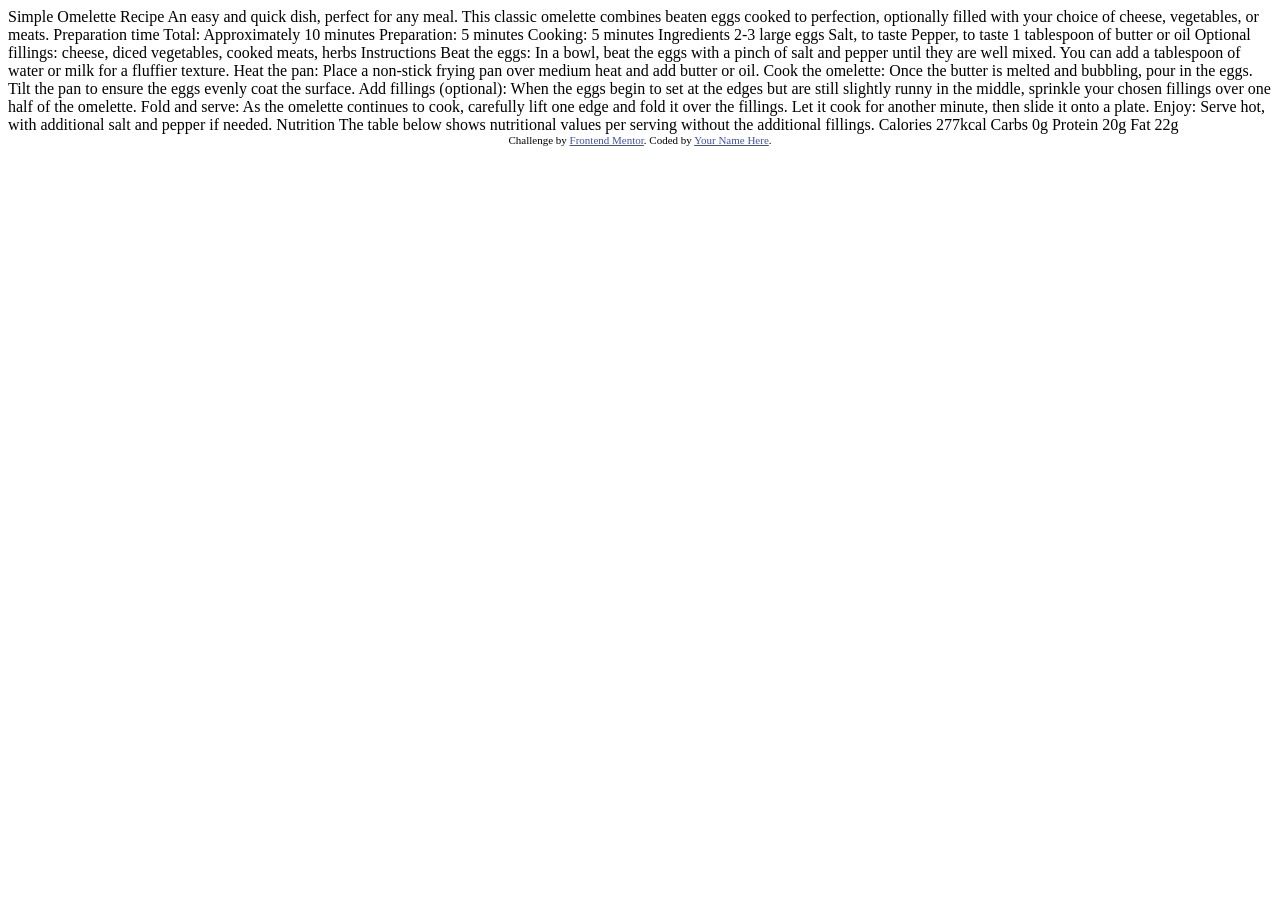
<file: recipe-page-main/index.html>
<!DOCTYPE html>
<html lang="en">
<head>
  <meta charset="UTF-8">
  <meta name="viewport" content="width=device-width, initial-scale=1.0"> <!-- displays site properly based on user's device -->

  <link rel="icon" type="image/png" sizes="32x32" href="./assets/images/favicon-32x32.png">
  
  <title>Frontend Mentor | Recipe page</title>

  <!-- Feel free to remove these styles or customise in your own stylesheet 👍 -->
  <style>
    .attribution { font-size: 11px; text-align: center; }
    .attribution a { color: hsl(228, 45%, 44%); }
  </style>
</head>
<body>

  Simple Omelette Recipe

  An easy and quick dish, perfect for any meal. This classic omelette combines beaten eggs cooked 
  to perfection, optionally filled with your choice of cheese, vegetables, or meats.

  Preparation time

  Total: Approximately 10 minutes
  Preparation: 5 minutes
  Cooking: 5 minutes

  Ingredients

  2-3 large eggs
  Salt, to taste
  Pepper, to taste
  1 tablespoon of butter or oil
  Optional fillings: cheese, diced vegetables, cooked meats, herbs

  Instructions

  Beat the eggs: In a bowl, beat the eggs with a pinch of salt and pepper until they are well mixed. 
  You can add a tablespoon of water or milk for a fluffier texture.

  Heat the pan: Place a non-stick frying pan over medium heat and add butter or oil.

  Cook the omelette: Once the butter is melted and bubbling, pour in the eggs. Tilt the pan to ensure 
  the eggs evenly coat the surface.

  Add fillings (optional): When the eggs begin to set at the edges but are still slightly runny in the 
  middle, sprinkle your chosen fillings over one half of the omelette.

  Fold and serve: As the omelette continues to cook, carefully lift one edge and fold it over the 
  fillings. Let it cook for another minute, then slide it onto a plate.

  Enjoy: Serve hot, with additional salt and pepper if needed.

  Nutrition

  The table below shows nutritional values per serving without the additional fillings.

  Calories
  277kcal

  Carbs
  0g

  Protein
  20g

  Fat
  22g
  
  <div class="attribution">
    Challenge by <a href="https://www.frontendmentor.io?ref=challenge" target="_blank">Frontend Mentor</a>. 
    Coded by <a href="#">Your Name Here</a>.
  </div>
</body>
</html>
</file>
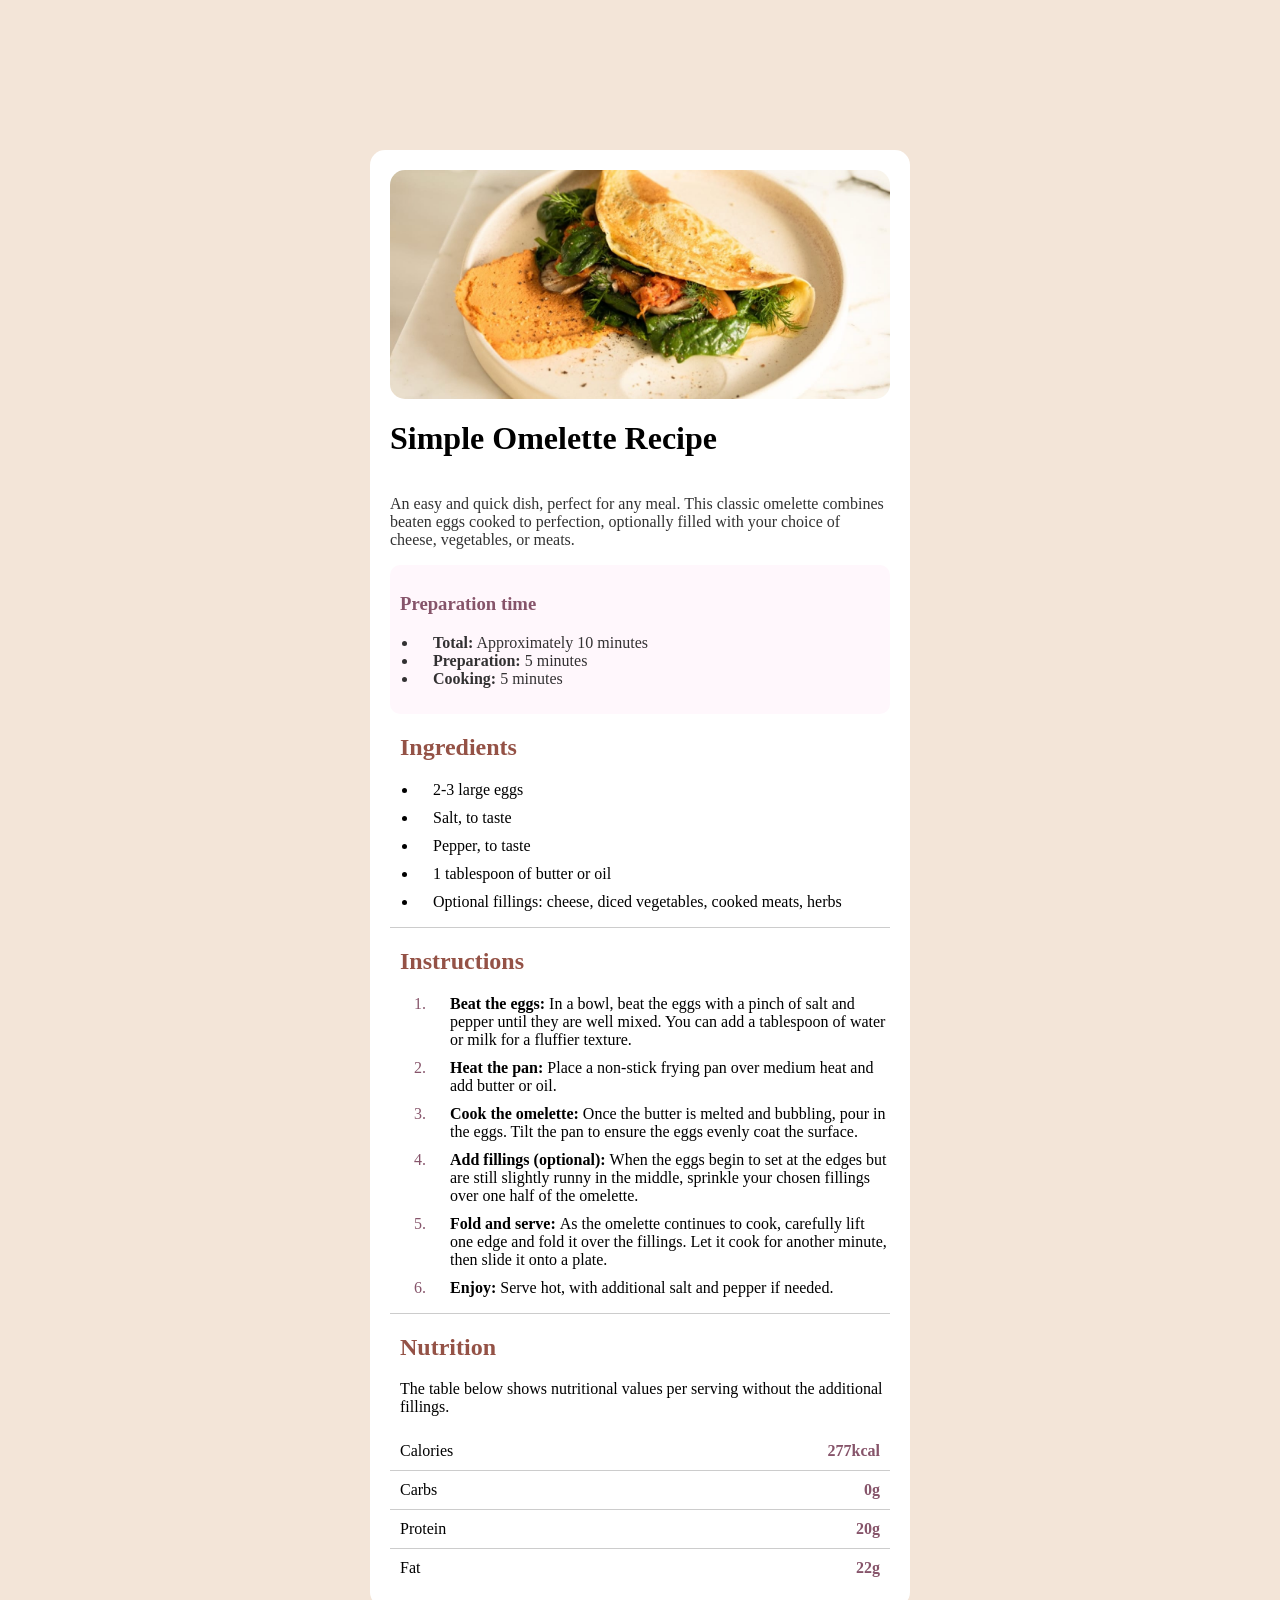
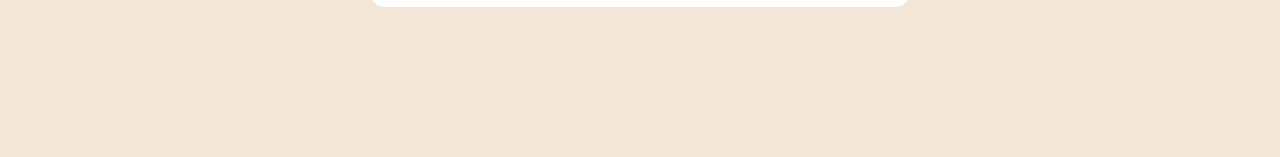
<file: index1.html>
<!DOCTYPE html>
<html lang="en">
<head>
    <meta charset="UTF-8">
    <meta name="viewport" content="width=device-width, initial-scale=1.0">
    <title>Document</title>
    <link rel="stylesheet" href="style1.css">
    <link href="fonts/young-serif/YoungSerif-Regular.ttf" rel="stylesheet">
</head>
<body>
    <div class="main_container">
        <img src="images/image-omelette.jpeg">
        <h1>Simple Omelette Recipe</h1>
        <p class="bio">An easy and quick dish, perfect for any meal. This classic omelette combines beaten eggs
cooked to perfection, optionally filled with your choice of cheese, vegetables, or meats.</p>
        <div class="list_1">
            <h3><strong>Preparation time</strong></h3>
            <ul>
                <li><strong>Total:</strong> Approximately 10 minutes</li>
                <li><strong>Preparation:</strong> 5 minutes</li>
                <li><strong>Cooking:</strong> 5 minutes</li>
            </ul>
        </div>
        
        <div class="list_2">
            <h2>Ingredients</h2>
            <ul>
                <li>2-3 large eggs</li>
                <li>Salt, to taste</li>
                <li>Pepper, to taste</li>
                <li>1 tablespoon of butter or oil</li>
                <li>Optional fillings: cheese, diced vegetables, cooked meats, herbs</li>
            </ul>
        </div>
        <div class="list_3">
            <h2>Instructions</h2>
            <ol>
                <li><strong>Beat the eggs: </strong>In a bowl, beat the eggs with a pinch of salt and pepper until they are
well mixed. You can add a tablespoon of water or milk for a fluffier texture.</li>
                <li><strong>Heat the pan: </strong>Place a non-stick frying pan over medium heat and add butter or oil.</li>
                <li><strong>Cook the omelette: </strong>Once the butter is melted and bubbling, pour in the eggs. Tilt the
pan to ensure the eggs evenly coat the surface.</li>
                <li><strong>Add fillings (optional): </strong>When the eggs begin to set at the edges but are still slightly
runny in the middle, sprinkle your chosen fillings over one half of the omelette.</li>
                <li><strong>Fold and serve: </strong>As the omelette continues to cook, carefully lift one edge and fold it
over the fillings. Let it cook for another minute, then slide it onto a plate.</li>
                <li><strong>Enjoy: </strong>Serve hot, with additional salt and pepper if needed.</li>
            </ol>
        </div>
        <div class="list_4">
            <h2>Nutrition</h2>
            <p>The table below shows nutritional values per serving without the additional fillings.</p>
            <li><span>Calories</span><strong>277kcal</strong></li>
            <li><span>Carbs</span><strong>0g</strong></li>
            <li><span>Protein</span><strong>20g</strong></li>
            <li><span>Fat</span><strong>22g</strong></li>
        </div>
    </div>
</body>
</html>
</file>
<file: style1.css>
body{
    margin: 0;
    justify-content: center;
    align-items: center;
    min-height: 100vh;
    display: flex;
    background-color: #f3e5d8;
    
}

.main_container {
    width: 500px;
    display: flex;
    flex-direction: column;
    justify-content: center;
    margin: 150px 0;
    background-color: white;
    padding: 20px;
    border-radius: 15px;
    
}
.bio{
    opacity: 0.8;
}
.list_1 {
    background-color: #fff7fc;
    padding: 10px;
    
    border-radius: 10px;
    
}
.list_1 ul{
    padding-left: 18px;
}
.list_1 li{
    padding-left: 15px;
    opacity: 0.8;
}
.list_2 {
    border-bottom: 1px solid #ccc ;
    padding-left: 10px;
}
.list_3 {
    border-bottom: 1px solid #ccc ;
    

}
.list_2 ul{
    padding-left: 18px;
    display: flex;
    flex-direction: column;
    gap: 10px;
}
.list_2 li{
    padding-left: 15px;
}
.list_3 ol{
    display: flex;
    flex-direction: column;
    gap: 10px;
    
}
.list_3 li::marker {
    color: #86546a;
}

.list_3 li{
    padding-left: 20px;
    
}
.list_3 h2{
    padding-left: 10px;
}
.list_4 h2{
    padding-left: 10px;
}
.list_4 p{
    padding-left: 10px;
}

.list_4 strong{
    color: #86546a;
}
.list_4 li {
    display: flex;
    justify-content: space-between;
    padding: 10px ;
    
    border-bottom: 1px solid #ccc;
}

.list_4 li:last-child {
    border-bottom: none;
}
img{
    border-radius: 15px;
    
}
.list_1 h3{
    color: #86546a;
}
h2{
    color: #945246;
}
</file>
